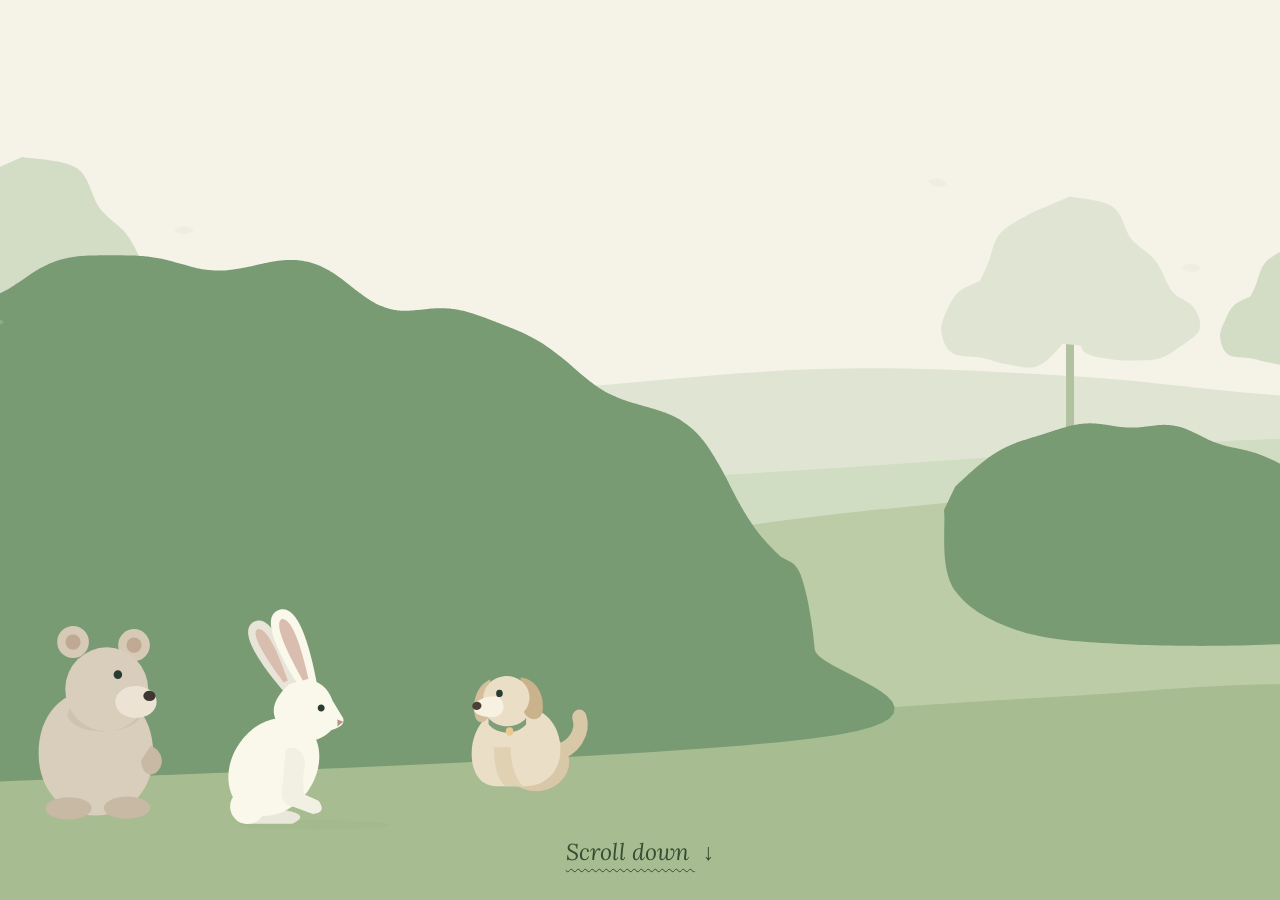
<file: index.html>
<!doctype html>
<html lang="en">
<head>
<meta charset="utf-8">
<meta name="viewport" content="width=device-width,initial-scale=1,viewport-fit=cover">
<title>Garden</title>
<meta name="description" content="A quiet garden. Scroll to walk through it.">
<meta name="theme-color" content="#f5f3e8">
<link rel="icon" href="favicon.svg" type="image/svg+xml">
<link rel="preconnect" href="https://fonts.googleapis.com">
<link rel="preconnect" href="https://fonts.gstatic.com" crossorigin>
<link href="https://fonts.googleapis.com/css2?family=Lora:ital,wght@0,400;0,500;1,400&display=swap" rel="stylesheet">
<link rel="stylesheet" href="style.css">
</head>
<body>
<main id="viewport" aria-label="A little garden: scroll or use arrow keys to walk through it">
  <div id="scene" data-direction="forward"></div>

  <button id="scroll-cue" type="button" aria-label="Scroll down to continue">Scroll down <span aria-hidden="true">&darr;</span></button>
  <p id="scene-status" role="status" aria-live="polite">Garden</p>
</main>
<noscript><p style="padding:24px">The garden needs JavaScript to grow.</p></noscript>

<script src="motion-data.js"></script>
<script src="art.js"></script>
<script src="player.js"></script>
<script src="garden.js"></script>
</body>
</html>
</file>
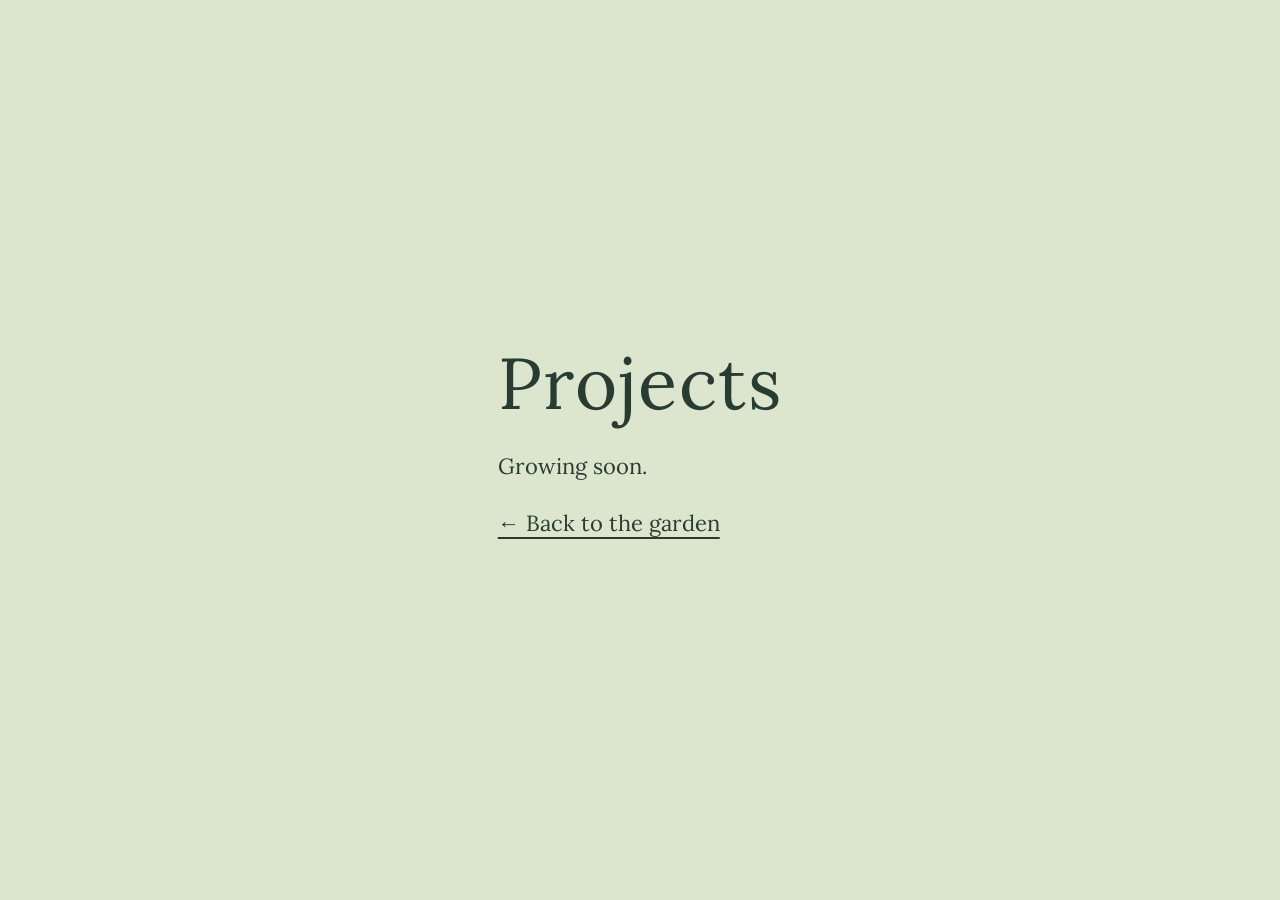
<file: projects/index.html>
<!doctype html>
<html lang="en">
<head>
<meta charset="utf-8">
<meta name="viewport" content="width=device-width, initial-scale=1">
<meta name="theme-color" content="#dce5ce">
<title>Projects · Grassrabbit</title>
<link rel="icon" href="../favicon.svg" type="image/svg+xml">
<link rel="preconnect" href="https://fonts.googleapis.com">
<link rel="preconnect" href="https://fonts.gstatic.com" crossorigin>
<link href="https://fonts.googleapis.com/css2?family=Lora:ital,wght@0,400;1,400&display=swap" rel="stylesheet">
<style>
  :root{color-scheme:light;--paper:#f5f3e8;--ink:#293c32;--serif:Lora,Georgia,"Times New Roman",serif}
  *{box-sizing:border-box}
  html,body{margin:0}
  body{
    min-height:100svh;display:grid;place-items:center;padding:32px;
    background:#dce5ce;color:var(--ink);font-family:var(--serif);
    -webkit-font-smoothing:antialiased;
  }
  main{max-width:640px}
  h1{font-size:clamp(40px,7vw,72px);font-weight:400;margin:0 0 20px;letter-spacing:.02em}
  p{font-size:22px;line-height:1.6;margin:0 0 1em}
  a{color:inherit;text-underline-offset:6px}
  a:focus-visible{outline:2px solid currentColor;outline-offset:8px}
</style>
</head>
<body>
<main>
  <h1>Projects</h1>
  <p>Growing soon.</p>
  <p><a href="/">← Back to the garden</a></p>
</main>
</body>
</html>
</file>
<file: style.css>
/* grassgarden · 样式
   —— 舞台 1440×900，等比覆盖视口；排版沿用 Lora。 */

:root{
  color-scheme: light;
  --paper:#f5f3e8;
  --ink:#293c32;
  --moss:#364d34;
  --sage:#789b73;
  --cream:#f4f3e5;
  --serif: Lora, Georgia, "Times New Roman", serif;
}

*{box-sizing:border-box}
html,body{margin:0;height:100%;overflow:hidden;overscroll-behavior:none}
body{
  background:var(--paper);
  color:var(--ink);
  font-family:var(--serif);
  -webkit-font-smoothing:antialiased;
}

#viewport{position:relative;height:100svh;overflow:hidden;isolation:isolate;background:var(--paper);touch-action:none}

/* 舞台：由 JS 做 cover-fit 缩放 */
#scene{
  position:absolute;left:0;top:0;width:1440px;height:900px;
  transform-origin:0 0;will-change:transform;
}

/* 可动画层：盒子与原站节点一一对应，缩放中心 = 盒子中心 */
.layer{
  position:absolute;
  transform-origin:50% 50%;
  will-change:transform;
  pointer-events:none;
}
.layer .art{display:block;width:100%;height:100%;overflow:visible}

/* —— 灌木上的文字 —— */
.info-label{
  position:absolute;inset:0;
  opacity:0;translate:0 14px;
  transition:opacity .65s ease,translate .65s ease;
  pointer-events:none;
}
.info-label.is-visible{opacity:1;translate:0 0}
.info-label .label{
  position:absolute;margin:0;font-weight:400;line-height:normal;
  white-space:nowrap;color:var(--cream);
  font-family:var(--serif);font-size:48px;letter-spacing:0;
  transform-origin:0 0;
}
.info-label .about-intro{
  position:absolute;margin:0;font-family:var(--serif);
  font-size:26px;line-height:1.4;white-space:nowrap;color:var(--cream);
}
.info-label .projects-link{
  color:inherit;text-decoration:none;pointer-events:none;
}
.info-label.is-visible .projects-link{pointer-events:auto}
.info-label .projects-link{transition:opacity .25s ease}
.info-label .projects-link:hover{text-decoration:underline;text-underline-offset:5px}
.info-label .projects-link:focus-visible{outline:2px solid var(--cream);outline-offset:4px;border-radius:3px}

/* —— 兔子 —— */
.rabbit .r-facing{
  position:absolute;inset:0;
  transform-origin:50% 50%;
}
.rabbit .r-part{
  position:absolute;left:0;top:0;width:180px;height:190px;
}
.rabbit .r-part > svg{display:block;overflow:visible}

/* 姿势层：坐姿常驻；腾空姿态由关节骨骼直接驱动，不再需要第二套图形 */
.rabbit .pose-sit{position:absolute;left:0;top:0;width:180px;height:190px}

/* 关节组：旋转以 SVG 用户坐标给出，原点必须归零，否则会绕视框中心转 */
.rabbit .r-part svg g[class^="j-"]{transform-box:view-box;transform-origin:0 0}

/* —— 滚动提示 —— */
#scroll-cue{
  position:absolute;left:50%;bottom:max(26px,env(safe-area-inset-bottom));
  transform:translateX(-50%);
  border:0;padding:8px 10px;background:transparent;color:var(--moss);
  font:italic 23px var(--serif);
  text-decoration:underline;text-decoration-style:wavy;text-decoration-thickness:1px;text-underline-offset:8px;
  cursor:pointer;white-space:nowrap;transition:opacity .2s;
}
#scroll-cue span{display:inline-block;margin-left:8px;animation:guide-down 1.8s ease-in-out infinite}
@keyframes guide-down{50%{transform:translateY(5px)}}
#scroll-cue:focus-visible{outline:2px solid var(--moss);outline-offset:5px;border-radius:4px}
html:not([data-state="entrance"]) #scroll-cue{display:none}

/* 近景灌木层里的狗和熊会略超出 620 高的画布，放开裁切 */
.layer[data-layer="depBush"] svg{overflow:visible}

/* —— 狗与熊的动作分组：只定旋转/缩放原点，位移与角度由 player.js 每帧算 —— */
.dog-move{transform-box:fill-box;transform-origin:50% 100%}
.dog-head{transform-box:fill-box;transform-origin:32% 92%}
.dog-tail{transform-box:fill-box;transform-origin:6% 94%}
.bear-move{transform-box:fill-box;transform-origin:50% 100%}
.bear-head{transform-box:fill-box;transform-origin:46% 86%}

/* —— 加载失败提示 —— */
#scene-status{position:absolute;width:1px;height:1px;overflow:hidden;clip:rect(0,0,0,0);white-space:nowrap}

@media (prefers-reduced-motion: reduce){
  .info-label{transition:none}
  #scroll-cue span{animation:none}
}
</file>
